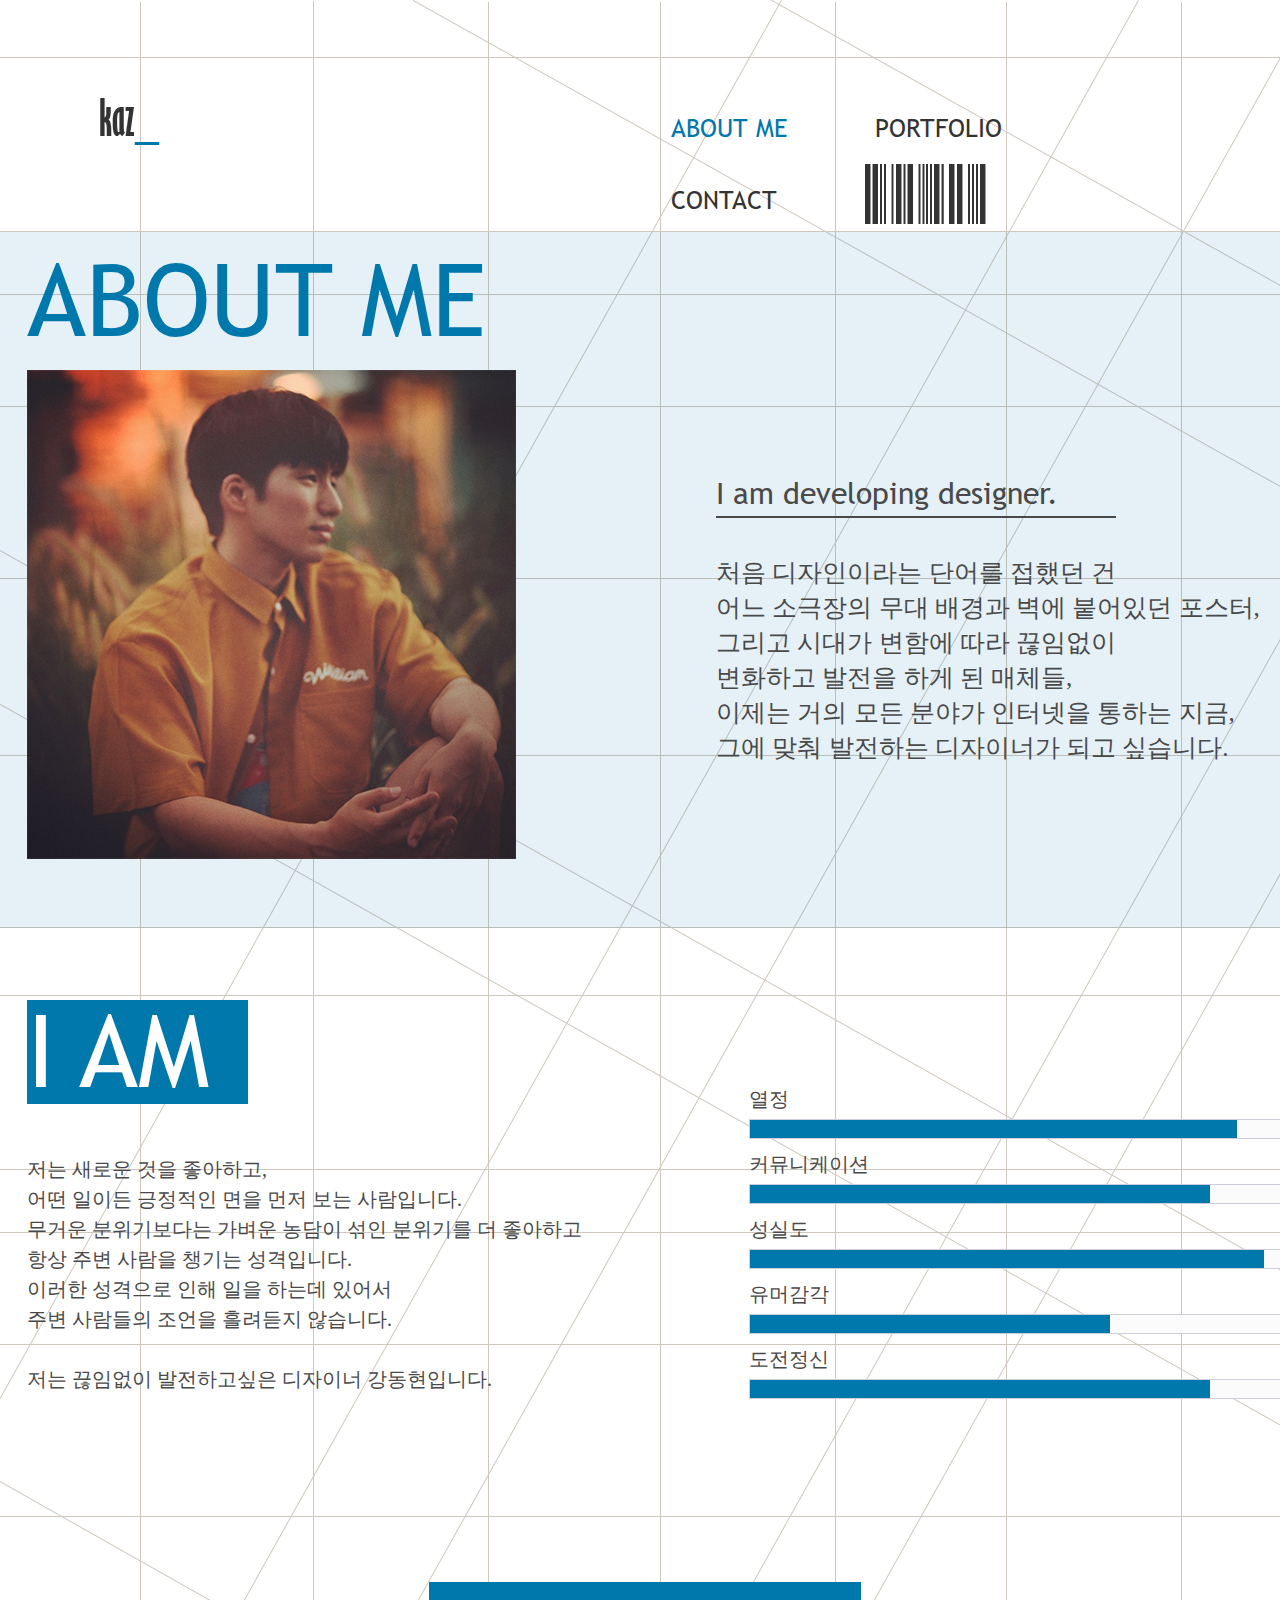
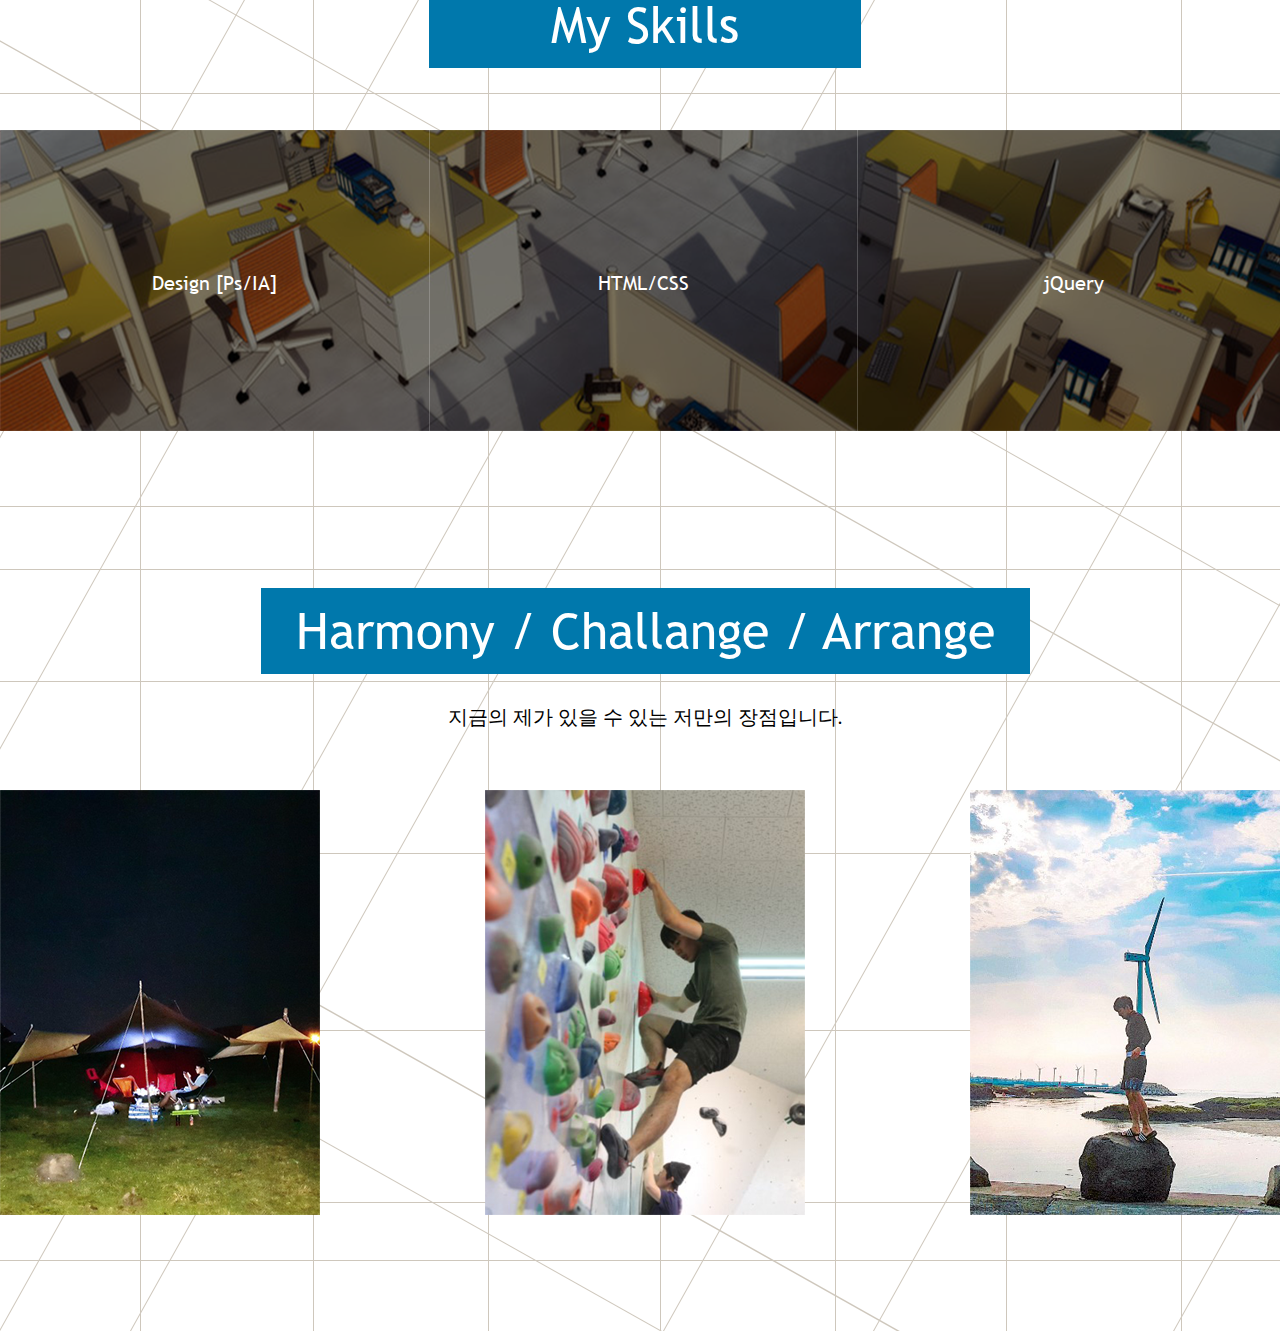
<file: doc/about.html>
<!DOCTYPE html>
<html lang="en">
<head>
    <meta charset="UTF-8">
    <meta name="viewport" content="width=device-width, initial-scale=1.0">
    <title>Document</title>
    <link rel="stylesheet" href="../css/reset.css">
    <link rel="stylesheet" href="../css/about.css">

    <script src="../js/jquery-3.5.1.min.js"></script>
    <script src="../js/jquery-migrate-3.3.0.min.js"></script>
    <script src="../js/about.js"></script>

</head>
<body>
    <!--header start-->
        <header>
            <h1 class="logo"><a href="../index.html"><img src="../images/logo.png" alt="logo"></a></h1>
            <ul id="menu">
                <li class="menu" id="about"><a href="#">ABOUT ME</a></li>
                <li class="menu" id="port"><a href="portfolio.html">PORTFOLIO</a></li>
                <li class="menu" id="contact"><a href="contact.html">CONTACT</a></li>
                <li class="barcode" id="barcode"><a href="../index.html"><img src="../images/menu.png" alt="menu"></a></li>
            </ul>
        </header>
        <!-- header end -->
        <!-- quick menu start -->
        <div class="quickBox">
            <p class="quick"><a href="#">TOP</a></p>
        </div>
        <!-- quick menu end -->
        <div id="wrap">
            <!-- aboutMe start -->
            <div class="contents s1 aboutMe">
                <div class="conBox">
                    <div class="box1290">
                        <h1 id="aboutMe">ABOUT ME</h1>
                        <div class="contentAbout">
                            <div class="aboutL"><img src="../images/about_photo.png" alt="profile"></div>
                            <div class="aboutR">
                                <h3>I am developing designer.</h3>
                                <article>
                                    처음 디자인이라는 단어를 접했던 건<br>
                                    어느 소극장의 무대 배경과 벽에 붙어있던 포스터,<br>
                                    그리고 시대가 변함에 따라 끊임없이<br>
                                    변화하고 발전을 하게 된 매체들,<br>
                                    이제는 거의 모든 분야가 인터넷을 통하는 지금,<br>
                                    그에 맞춰 발전하는 디자이너가 되고 싶습니다.
                                </article>
                            </div>
                        </div>
                    </div>
                </div>
            </div>
            <!-- abtouMe end -->
            <!-- iAm start -->
            <div class="contents s2 iAm">
                <div class="box1290">
                    <h1 id="iAm">I AM</h1>
                    <div class="contentIam">
                        <div class="iamL">
                            <article>
                                저는 새로운 것을 좋아하고,<br>
                                어떤 일이든 긍정적인 면을 먼저 보는 사람입니다.<br>
                                무거운 분위기보다는 가벼운 농담이 섞인 분위기를 더 좋아하고<br>
                                항상 주변 사람을 챙기는 성격입니다.<br>
                                이러한 성격으로 인해 일을 하는데 있어서<br>
                                주변 사람들의 조언을 흘려듣지 않습니다.<br><br>
                                저는 끊임없이 발전하고싶은 디자이너 강동현입니다.
                            </article>
                        </div>
                        <div class="iamR">
                            <ul class="table">
                                <li class="tableText">
                                    <p class="tableTitle">열정</p>
                                    <ul class="tableBar">
                                        <li class="tableInbar t1"></li>
                                    </ul>
                                </li>
                                <li class="tableText">
                                    <p class="tableTitle">커뮤니케이션</p>
                                    <ul class="tableBar">
                                        <li class="tableInbar t2"></li>
                                    </ul>
                                </li>
                                <li class="tableText">
                                    <p class="tableTitle">성실도</p>
                                    <ul class="tableBar">
                                        <li class="tableInbar t3"></li>
                                    </ul>
                                </li>
                                <li class="tableText">
                                    <p class="tableTitle">유머감각</p>
                                    <ul class="tableBar">
                                        <li class="tableInbar t4"></li>
                                    </ul>
                                </li>
                                <li class="tableText">
                                    <p class="tableTitle">도전정신</p>
                                    <ul class="tableBar">
                                        <li class="tableInbar t5"></li>
                                    </ul>
                                </li>
                            </ul>
                        </div>
                    </div>
                </div>
            </div>
            <!-- iAm end -->
            <!-- mySkills start -->
            <div class="contents s3 mySkills">
                <div class="box1290">
                    <h1 id="mySkills">My Skills</h1>
                    <div class="skillBg">
                        <ul class="skillList">
                            <li class="list design">
                                <p class="skillsTitle">Design [Ps/IA]</p>
                                <ul class="skillSub">
                                    <li>
                                        <p>
                                            필요한 이미지의 합성과 보정과 편집, 툴을<br>
                                            자유롭게사용하여<br>
                                            UI/UX,웹페이지 디자인 및 기획이 가능합니다.
                                        </p> 
                                    </li>
                                </ul>
                            </li>
                            <li class="list html">
                                <p class="skillsTitle">HTML/CSS</p>
                                <ul class="skillSub">
                                    <li>
                                        <p>
                                            HTML의 기본구조를 이해하고 있으며<br>
                                            현재 페이지의 개발자 모드를 보고 해석이 가능하고<br>
                                            CSS와 Less를 통해 웹사이트를 구현 할 수 있습니다.
                                        </p>
                                    </li>
                                </ul>
                            </li>
                            <li class="list jquery">
                                <p class="skillsTitle">jQuery</p>
                                <ul class="skillSub">
                                    <li>
                                        <p>
                                            Javascript를 이용하여 웹사이트의 작동 및 효과<br>
                                            구현이 가능하며<br>
                                            slick,W3 등 외부 소스를 불러<br>
                                            사용자에 맞게 수정 후 사용이 가능합니다.
                                        </p>
                                    </li>
                                </ul>
                            </li>
                        </ul>
                    </div>
                </div>
            </div>
            <!-- my skills end -->
            <!-- strong start -->
            <div class="contents s4 strong">
                <div class="box1290">
                    <h1 id="strong">Harmony / Challange / Arrange</h1>
                    <p class="strong">지금의 제가 있을 수 있는 저만의 장점입니다.</p>
                    <div class="harmony object">
                        <div class="blackBox">
                            <p class="strongSub">Harmony</p>
                            <article>
                                긍정적으로 생각함으로써<br>
                                스트레스로부터의 자유로움,<br>
                                그에 따른 제약없는 아이디어<br>
                                및 다른 사람들과의 조화.
                            </article>
                        </div>
                    </div>
                    <div class="challange object">
                        <div class="blackBox">
                            <p class="strongSub">Challange</p>
                            <article>
                                끊임없는 변화와<br>
                                거리낌 없는 도전,<br>
                                새로운 무언가는 삶의 원동력.
                            </article>
                        </div>
                    </div>
                    <div class="arrange object">
                        <div class="blackBox">
                            <p class="strongSub">Arrange</p>
                            <article>
                                생각이 많아 복잡해지면<br>
                                생각들을 정리하여<br>
                                우선순위를 정하기.
                            </article>
                        </div>
                    </div>
                </div>
            </div>
            <!-- strong end -->
            <!-- contents end -->
        </div>
        <!-- wrap end -->
</body>
</html>
</file>
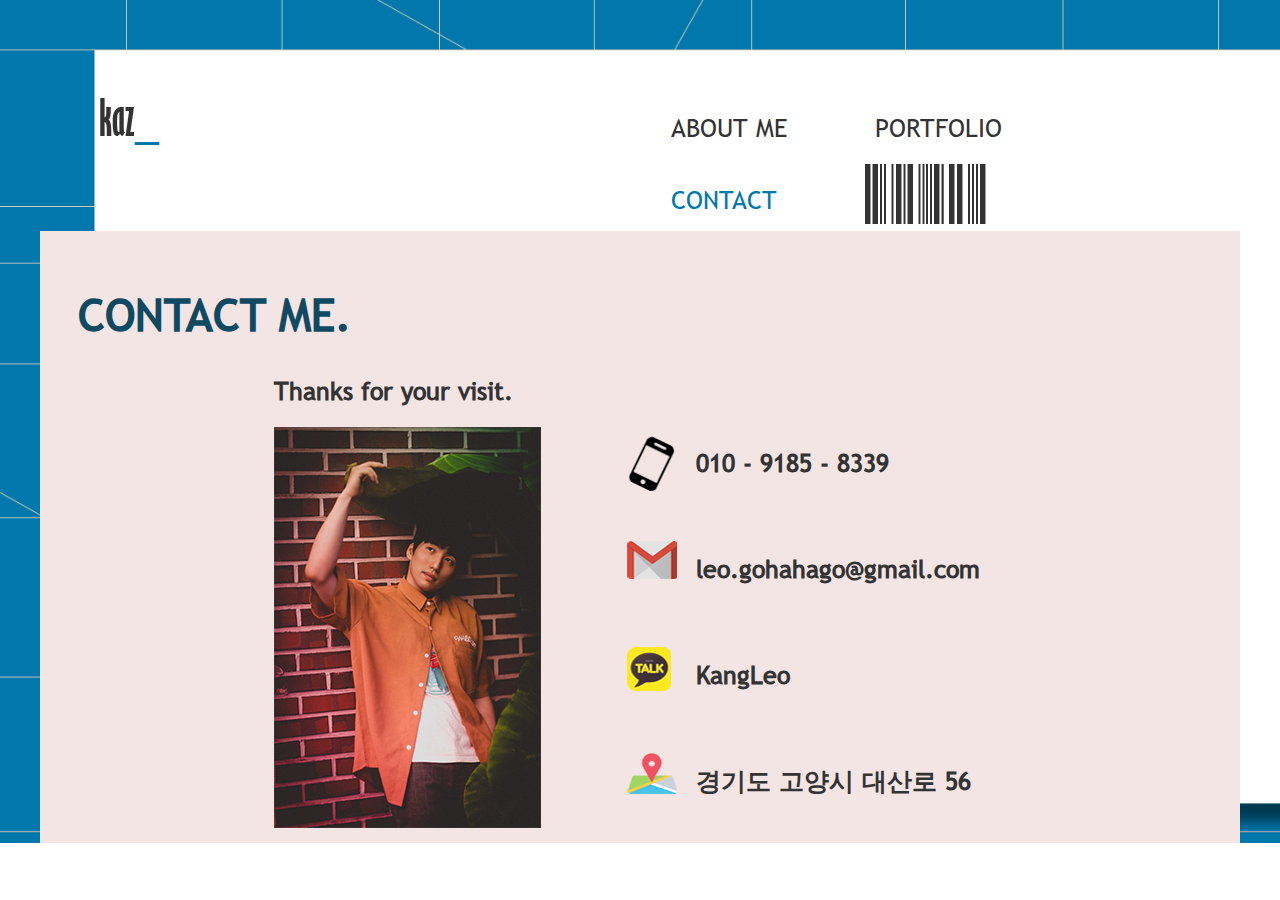
<file: doc/contact.html>
<!DOCTYPE html>
<html lang="en">
<head>
    <meta charset="UTF-8">
    <meta name="viewport" content="width=device-width, initial-scale=1.0">
    <title>Document</title>
    <link rel="stylesheet" href="../css/reset.css">
    <link rel="stylesheet" href="../css/contact.css">

    <script src="../js/jquery-3.5.1.min.js"></script>
    <script src="../js/jquery-migrate-3.3.0.min.js"></script>
    <script src="../js/contact.js"></script>
</head>
<body>
    <!--header start-->
    <header>
        <h1 class="logo"><a href="../index.html"><img src="../images/logo.png" alt="logo"></a></h1>
        <ul id="menu">
            <li class="menu" id="about"><a href="about.html">ABOUT ME</a></li>
            <li class="menu" id="port"><a href="portfolio.html">PORTFOLIO</a></li>
            <li class="menu" id="contact"><a href="#">CONTACT</a></li>
            <li class="barcode" id="barcode"><a href="../index.html"><img src="../images/menu.png" alt="menu"></a></li>
        </ul>
    </header>
    <!-- header end -->
    <div class="wrap">
        <h1>CONTACT ME.</h1>
        <div class="contents">
            <div class="conL">
                <p>Thanks for your visit.</p>
                <div><img src="../images/contact_profile.png" alt="it's me"></div>
            </div>
            <div class="conR">
                <p class="phone">010 - 9185 - 8339</p>
                <p class="gmail">leo.gohahago@gmail.com</p>
                <p class="kakao">KangLeo</p>
                <p class="map">
                    <a href="https://www.google.co.kr/maps/place/%EA%B2%BD%EA%B8%B0%EB%8F%84+%EA%B3%A0%EC%96%91%EC%8B%9C+%EC%9D%BC%EC%82%B0%EC%84%9C%EA%B5%AC+%EC%A3%BC%EC%97%BD%EB%8F%99+%EB%8C%80%EC%82%B0%EB%A1%9C+56/@37.6723838,126.7684656,17z/data=!3m1!4b1!4m5!3m4!1s0x357c8ff765abf7bf:0xec8c17d41380feb6!8m2!3d37.6723796!4d126.7706543?hl=ko" target="blank">
                        경기도 고양시 대산로 56
                    </a>
                </p>
            </div>
        </div>
    </div>
</body>
</html>
</file>
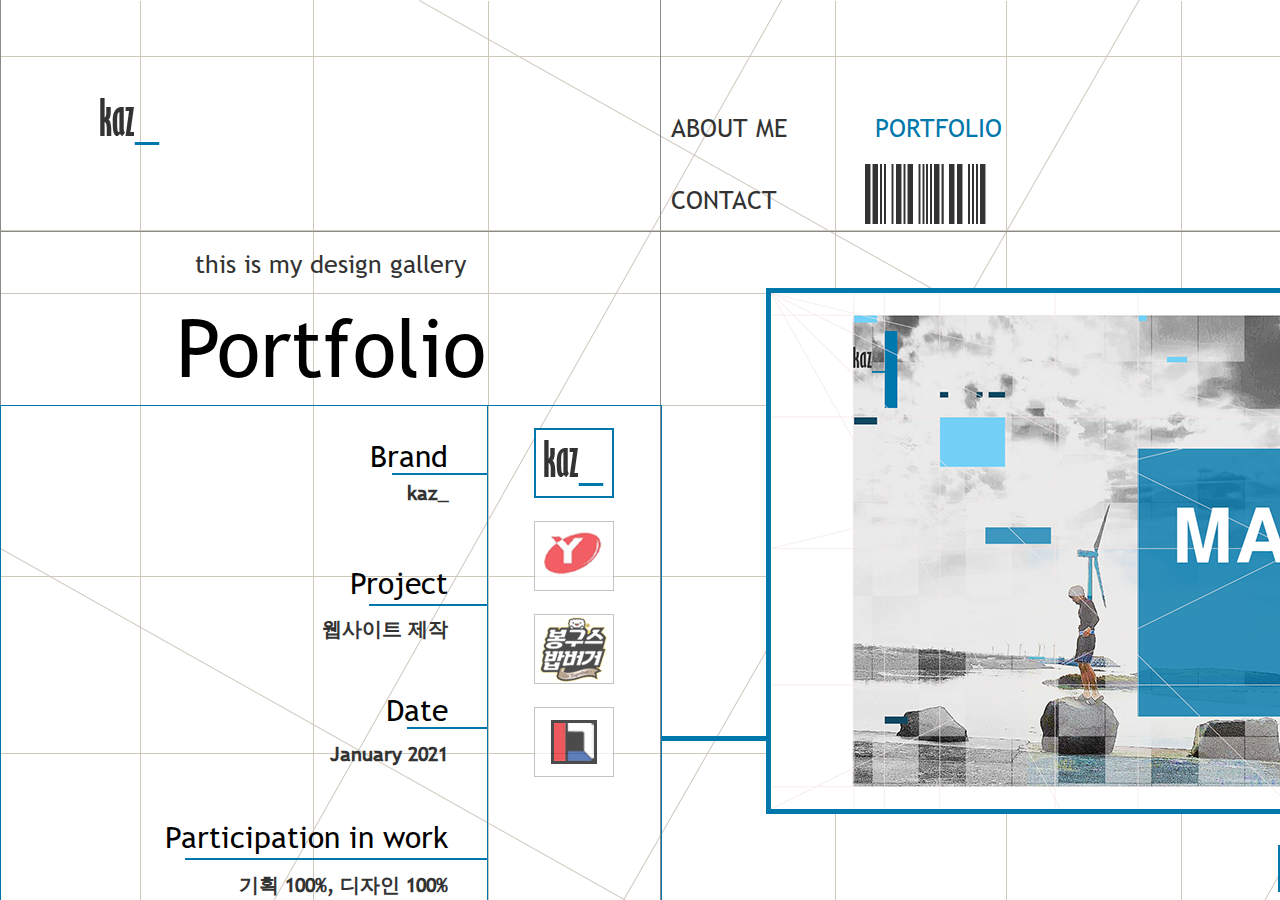
<file: doc/portfolio.html>
<!DOCTYPE html>
<html lang="en">
<head>
    <meta charset="UTF-8">
    <meta name="viewport" content="width=device-width, initial-scale=1.0">
    <title>Document</title>
    <link rel="stylesheet" href="../css/reset.css">
    <link rel="stylesheet" href="../css/portfolio.css">

    <script src="../js/jquery-3.5.1.min.js"></script>
    <script src="../js/jquery-migrate-3.3.0.min.js"></script>
    <script src="../js/portfolio.js"></script>
</head>
<body>
    <!--header start-->
    <header>
        <h1 class="logo"><a href="../index.html"><img src="../images/logo.png" alt="logo"></a></h1>
        <ul id="menu">
            <li class="menu" id="about"><a href="about.html">ABOUT ME</a></li>
            <li class="menu" id="port"><a href="portfolio.html">PORTFOLIO</a></li>
            <li class="menu" id="contact"><a href="contact.html">CONTACT</a></li>
            <li class="barcode" id="barcode"><a href="../index.html"><img src="../images/menu.png" alt="menu"></a></li>
        </ul>
    </header>
    <!-- header end -->
    <div class="conL">
        <div class="title">
            <p class="sub">this is my design gallery</p>
            <h1>Portfolio</h1>
        </div>
        <div class="left">
            <div class="info">
                <div class="infoTitle">
                    <p>Brand</p>
                    <p>Project</p>
                    <p>Date</p>
                    <p>Participation in work</p>
                </div>
                <ul class="kazInfo pageInfo">
                    <li class="infoText1"><p>kaz_</p></li>
                    <li class="infoText2"><p>웹사이트 제작</p></li>
                    <li class="infoText3"><p>January 2021</p></li>
                    <li class="infoText4"><p>기획 100%, 디자인 100%</p></li>
                </ul>
                <ul class="yangwooInfo pageInfo">
                    <li class="infoText1"><p>양우 종합 건설</p></li>
                    <li class="infoText2"><p>웹사이트 리뉴얼</p></li>
                    <li class="infoText3"><p>Novenmber 2020</p></li>
                    <li class="infoText4"><p>기획 100%, 디자인 100%</p></li>
                </ul>
                <ul class="bongousseInfo pageInfo">
                    <li class="infoText1"><p>봉구스 밥버거</p></li>
                    <li class="infoText2"><p>웹사이트 리뉴얼</p></li>
                    <li class="infoText3"><p>October 2020</p></li>
                    <li class="infoText4"><p>기획 100%, 디자인 100%</p></li>
                </ul>
                <ul class="lookduckInfo pageInfo">
                    <li class="infoText1"><p>Look Duck</p></li>
                    <li class="infoText2"><p>웹사이트 리뉴얼</p></li>
                    <li class="infoText3"><p>August 2020</p></li>
                    <li class="infoText4"><p>기획 100%, 디자인 100%</p></li>
                </ul>                
            </div>
        </div>
        <div class="center">
            <ul class="logos">
                <li id="kaz_logo" class="logo logo1"><img src="../images/kaz_logo.png" alt="kaz_logo"></li>
                <li id="yangwoo_logo" class="logo logo2"><img src="../images/yangwoo_logo.png" alt="yangwoo_logo"></li>
                <li id="bongousse_logo" class="logo logo3"><img src="../images/bongousse_logo.png" alt="bongousse_logo"></li>
                <li id="lookduck_logo" class="logo logo4"><img src="../images/lookduck_logo.png" alt="lookduck_logo"></li>
            </ul>
        </div>
    </div>
    <div class="conR">
        <div class="frame">
            <ul class="img">
                <li class="kazImg webImg"><img src="../images/kaz.png" alt="portfolio"></li>
                <li class="lookduckImg webImg"><img src="../images/lookduck.png" alt="lookduck"></li>
                <li class="bongousseImg webImg"><img src="../images/bongousse.png" alt="bongousse"></li>
                <li class="yangwooImg webImg"><img src="../images/yangwoo.png" alt="yangwoo"></li>
            </ul>
        </div> 
        <div class="buttons">
            <div class="kaz btns">
                <p class="kazBtn1 btn1 btn"><a href="process_kaz.html" target="blank" class="btntext">Process View</a></p>
                <p class="kazBtn2 btn2 btn"><a href="https://imhyun1992.github.io/personal/index.html" target="blank" class="btntext">Page View</a></p>
            </div>
            <div class="lookduck btns">
                <p class="lookduckBtn1 btn1 btn"><a href="#" target="blank" class="btntext">Process View</a></p>
                <p class="lookduckBtn2 btn2 btn"><a href="https://imhyun1992.github.io/lookduck/index.html" target="blank" class="btntext">Page View</a></p>
            </div>
            <div class="bongousse btns">
                <p class="bongousseBtn1 btn1 btn"><a href="#" target="blank" class="btntext">Process View</a></p>
                <p class="bongousseBtn2 btn2 btn"><a href="https://imhyun1992.github.io/bongousse_pc/index.html" target="blank" class="btntext">Page View</a></p>
            </div>
            <div class="yangwoo btns">
                <p class="yangwooBtn1 btn1 btn"><a href="#" target="blank" class="btntext">Process View</a></p>
                <p class="yangwooBtn2 btn2 btn"><a href="https://github.com/imhyun1992/yangwoo" target="blank" class="btntext">Page View</a></p>
            </div>
        </div>
    </div>
    
</body>
</html>
</file>
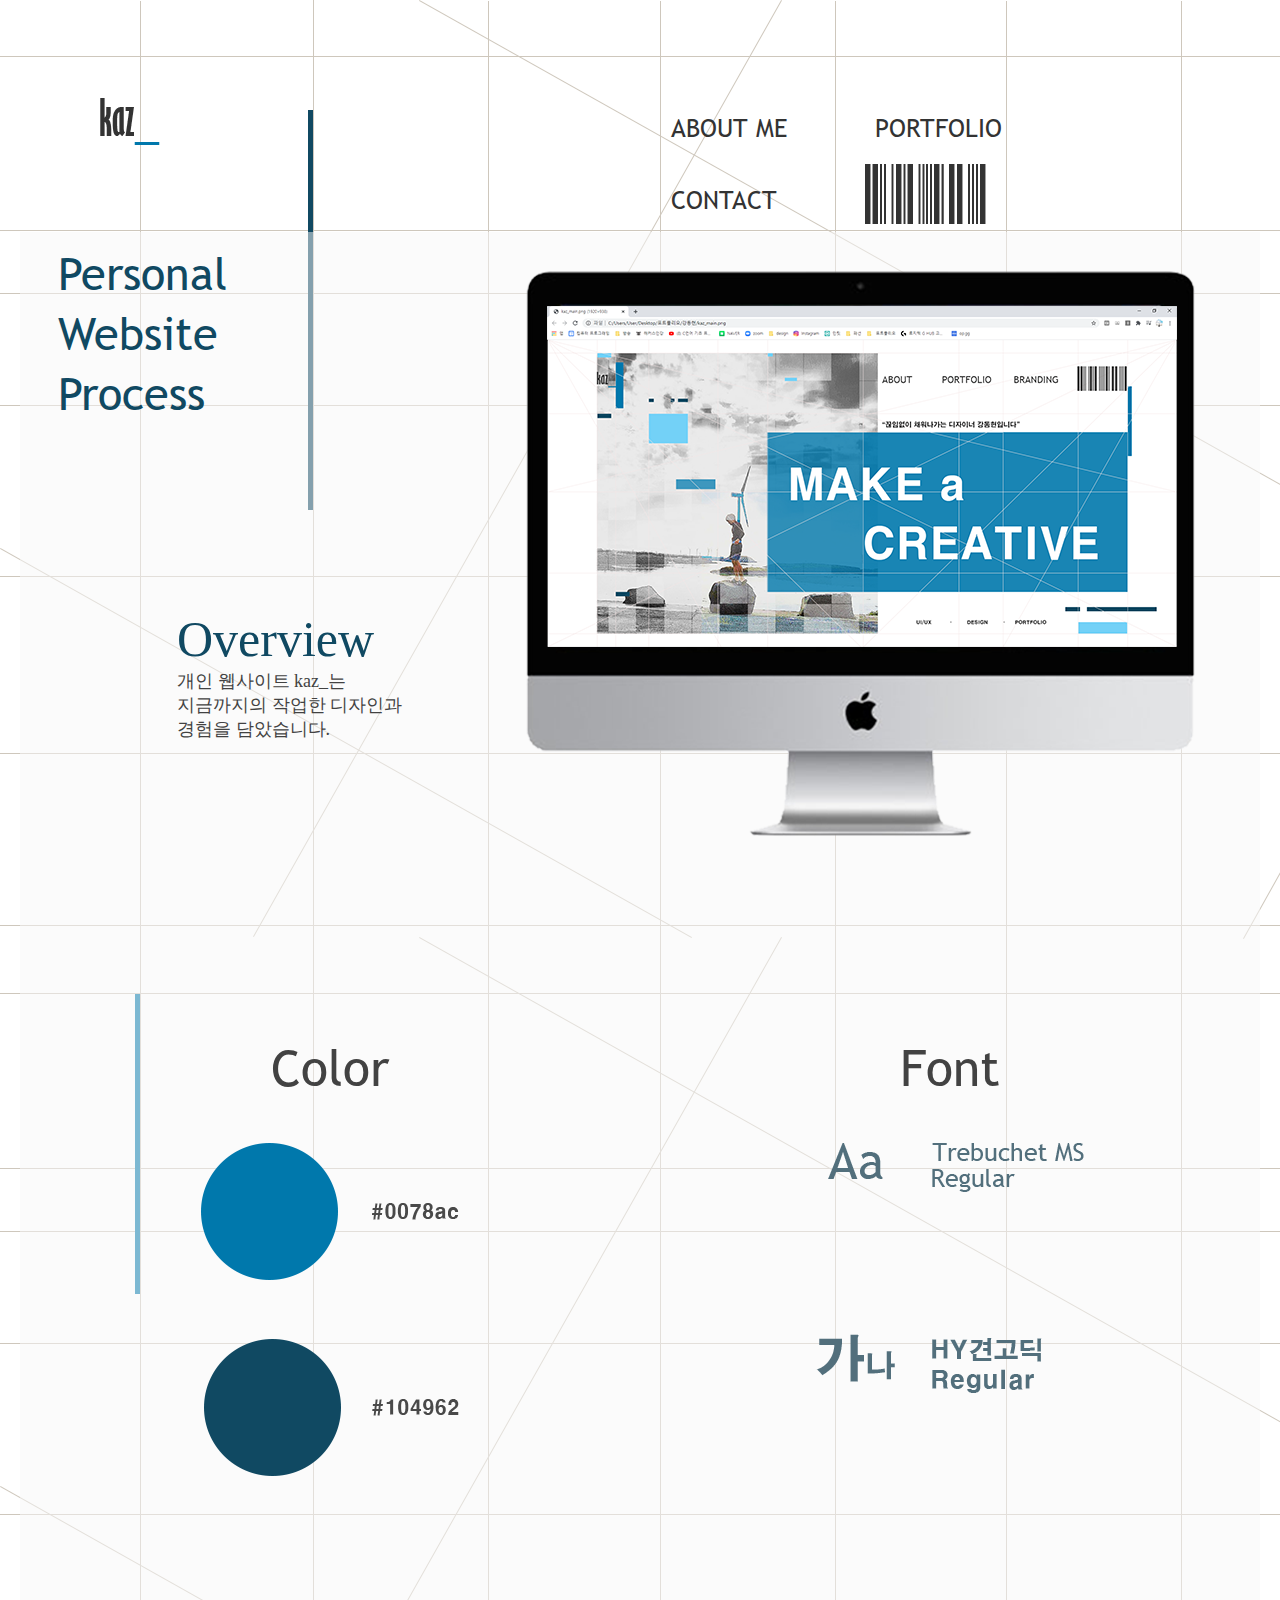
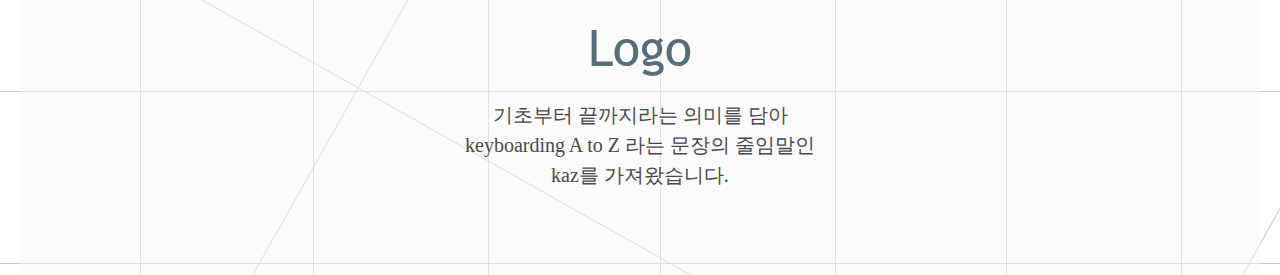
<file: doc/process_kaz.html>
<!DOCTYPE html>
<html lang="en">
<head>
    <meta charset="UTF-8">
    <meta http-equiv="X-UA-Compatible" content="IE=edge">
    <meta name="viewport" content="width=device-width, initial-scale=1.0">
    <title>Process Veiw of kaz_</title>

    <link rel="stylesheet" href="../css/reset.css">
    <link rel="stylesheet" href="../css/process_kaz.css">

    <script src="../js/jquery-3.5.1.min.js"></script>
    <script src="../js/jquery-migrate-3.3.0.min.js"></script>
    <script src="../js/process_kaz.js"></script>
</head>
<body>
    <!--header start-->
    <header>
        <h1 class="logo"><a href="../index.html"><img src="../images/logo.png" alt="logo"></a></h1>
        <ul id="menu">
            <li class="menu" id="about"><a href="about.html">ABOUT ME</a></li>
            <li class="menu" id="port"><a href="portfolio.html">PORTFOLIO</a></li>
            <li class="menu" id="contact"><a href="contact.html">CONTACT</a></li>
            <li class="barcode" id="barcode"><a href="../index.html"><img src="../images/menu.png" alt="menu"></a></li>
        </ul>
    </header>
    <!-- header end -->
    <!-- quick menu start -->
    <div class="quickBox">
        <p class="quick"><a href="#">TOP</a></p>
    </div>
    <!-- quick menu end -->
    <!-- contents start -->
    <div id="conBox">
        <div id="con1">
            <h2>
                Personal<br>
                Website<br>
                Process
            </h2>
            <div class="text" id="overtext">
                <h3>Overview</h3>
                <p>개인 웹사이트 kaz_는<br>지금까지의 작업한 디자인과<br>경험을 담았습니다.</p>
            </div>
            <p class="macImg"><img src="../images/mac.png" alt="mac"></p>
            <div class="wheel">
                <div class="moveBox"></div>
                <p class="scroll">scroll</p>
            </div>
        </div>
        <div id="con2">
            <div class="con2L">
                <h3>Color</h3>
                <p class="colorImg"><img src="../images/color.png" alt="color"></p>
            </div>
            <div class="con2R">
                <h3>Font</h3>
                <p class="fontImg"><img src="../images/font.png" alt="font"></p>
            </div>
        </div>
        <div id="con3">
            <h3>Logo</h3>
            <p>기초부터 끝까지라는 의미를 담아<br>
                keyboarding A to Z 라는 문장의 줄임말인<br>
                kaz를 가져왔습니다.</p>
        </div>
    </div>
    <!-- contents end -->
</body>
</html>
</file>
<file: css/about.css>
@charset "utf-8";
body {
  width: 100%;
  height: auto;
  background: url(../images/about_bg.png);
}
body #about a {
  color: #0078ac;
}
body .quickBox {
  display: none;
  width: 70px;
  height: 46px;
  border-radius: 15px;
  border: 1px solid #104962;
  background-color: #fff;
  position: fixed;
  right: 100px;
  top: 822px;
}
body .quickBox .quick a {
  display: block;
  font: 20px/46px 'trebuc';
  text-align: center;
}
body .quickBox:hover {
  background-color: #104962;
}
body .quickBox:hover .quick a {
  color: #fff;
}
body .box1290 {
  width: 1290px;
  margin: auto;
  box-sizing: border-box;
}
body #wrap .contents {
  width: 100%;
  height: 100vh;
  box-sizing: border-box;
}
body #wrap .s1 {
  /*ABOUT ME*/
  padding-top: 232px;
}
body #wrap .s1 .conBox {
  width: 100%;
  height: 696px;
  background-color: rgba(0, 120, 172, 0.1);
}
body #wrap .s1 .conBox .box1290 {
  padding-left: 27px;
}
body #wrap .s1 .conBox .box1290 h1 {
  font: 100px/138px 'trebuc';
  color: #0078ac;
}
body #wrap .s1 .conBox .contentAbout .aboutL {
  width: auto;
  float: left;
  margin-right: 200px;
}
body #wrap .s1 .conBox .contentAbout .aboutR {
  float: left;
  margin-top: 100px;
}
body #wrap .s1 .conBox .contentAbout .aboutR h3 {
  height: 46px;
  font: 30px/46px 'trebuc';
  color: #494949;
  border-bottom: 2px solid #494949;
  width: 400px;
}
body #wrap .s1 .conBox .contentAbout .aboutR article {
  font: 25px/35px 'HY견고딕';
  color: #494949;
  margin-top: 37px;
}
body #wrap .s2 {
  /*I AM*/
  height: 682px;
}
body #wrap .s2 .box1290 {
  padding-top: 100px;
  padding-left: 27px;
}
body #wrap .s2 .box1290 h1 {
  width: 221px;
  height: 104px;
  font: 100px/104px 'trebuc';
  color: #fff;
  background-color: #0078ac;
  margin-bottom: 50px;
}
body #wrap .s2 .box1290 .contentIam .iamL {
  float: left;
  font: 20px/30px 'HY견고딕';
  color: #494949;
}
body #wrap .s2 .box1290 .contentIam .iamR {
  float: right;
  font: 20px/30px 'HY견고딕';
  color: #494949;
}
body #wrap .s2 .box1290 .contentIam .iamR .table {
  margin-top: -80px;
}
body #wrap .s2 .box1290 .contentIam .iamR .table .tableText p {
  height: 35px;
  margin-top: 10px;
}
body #wrap .s2 .box1290 .contentIam .iamR .table .tableText .tableBar {
  width: 541px;
  height: 20px;
  background-color: #fbfbfb;
  border: 1px solid #cdcddc;
  box-sizing: border-box;
}
body #wrap .s2 .box1290 .contentIam .iamR .table .tableText .tableInbar {
  height: 100%;
  background-color: #0078ac;
}
body #wrap .s2 .box1290 .contentIam .iamR .table .tableText .t1 {
  width: 487px;
}
body #wrap .s2 .box1290 .contentIam .iamR .table .tableText .t2 {
  width: 460px;
}
body #wrap .s2 .box1290 .contentIam .iamR .table .tableText .t3 {
  width: 514px;
}
body #wrap .s2 .box1290 .contentIam .iamR .table .tableText .t4 {
  width: 360px;
}
body #wrap .s2 .box1290 .contentIam .iamR .table .tableText .t5 {
  width: 460px;
}
body #wrap .s3 {
  /*My Skills*/
  height: 449px;
}
body #wrap .s3 .box1290 h1 {
  width: 432px;
  height: 86px;
  margin: auto;
  margin-bottom: 62px;
  background-color: #0078ac;
  color: #fff;
  font: 50px/86px 'trebuc';
  text-align: center;
}
body #wrap .s3 .box1290 .skillBg {
  width: 100%;
  height: 301px;
  background: url(../images/skills_bg.png) no-repeat;
  color: #fff;
}
body #wrap .s3 .box1290 .skillBg .skillList {
  /*ul*/
  text-align: center;
  height: 100%;
}
body #wrap .s3 .box1290 .skillBg .skillList .list {
  /*li*/
  float: left;
  height: 100%;
  box-sizing: border-box;
  padding-top: 140px;
  transition: 0.5s;
}
body #wrap .s3 .box1290 .skillBg .skillList .list .skillsTitle {
  font: 20px 'trebuc';
}
body #wrap .s3 .box1290 .skillBg .skillList .list .skillSub {
  /*ul*/
  display: none;
}
body #wrap .s3 .box1290 .skillBg .skillList .list .skillSub li {
  margin-top: 40px;
}
body #wrap .s3 .box1290 .skillBg .skillList .list .skillSub li p {
  font: 15px/20px 'HY그래픽';
}
body #wrap .s3 .box1290 .skillBg .skillList .design {
  width: 430px;
  border-right: 1px solid rgba(255, 255, 255, 0.2);
}
body #wrap .s3 .box1290 .skillBg .skillList .html {
  width: 428px;
  border-right: 1px solid rgba(255, 255, 255, 0.2);
}
body #wrap .s3 .box1290 .skillBg .skillList .jquery {
  width: 430px;
}
body #wrap .s3 .box1290 .skillBg .skillList .on {
  padding-top: 90px;
  background-color: rgba(0, 0, 0, 0.2);
}
body #wrap .s4 {
  /*strong*/
}
body #wrap .s4 .box1290 {
  padding-top: 157px;
  width: 1290px;
}
body #wrap .s4 .box1290 h1 {
  width: 769px;
  height: 86px;
  margin: auto;
  background-color: #0078ac;
  color: #fff;
  font: 50px/86px 'trebuc';
  text-align: center;
  margin-bottom: 30px;
}
body #wrap .s4 .box1290 .strong {
  width: 100%;
  height: 26px;
  margin: auto;
  font: 20px/26px 'HY그래픽';
  text-align: center;
}
body #wrap .s4 .box1290 .object {
  margin-top: 60px;
  color: #fff;
  width: 320px;
  height: 425px;
  float: left;
  text-align: center;
}
body #wrap .s4 .box1290 .object .blackBox {
  display: none;
  width: 100%;
  height: 100%;
  background-color: rgba(0, 0, 0, 0.7);
  padding-top: 250px;
  box-sizing: border-box;
  transition: 0.5s;
}
body #wrap .s4 .box1290 .object .blackBox p {
  font: 25px 'trebuc';
  margin-bottom: 67px;
}
body #wrap .s4 .box1290 .object .blackBox article {
  font: 15px 'HY그래픽';
}
body #wrap .s4 .box1290 .object .objectOn {
  padding-top: 130px;
}
body #wrap .s4 .box1290 .harmony {
  background: url(../images/harmony.png);
}
body #wrap .s4 .box1290 .challange {
  background: url(../images/challange.png);
  margin-left: 165px;
}
body #wrap .s4 .box1290 .arrange {
  background: url(../images/arrange.png);
  float: right;
}
</file>
<file: css/contact.css>
@charset "utf-8";
body {
  background: url(../images/contact_bg.png) no-repeat;
  background-size: cover;
}
body #contact a {
  color: #0078ac;
}
body .wrap {
  width: 1200px;
  height: 612px;
  margin: auto;
  margin-top: 231px;
  background-color: #f4e5e5;
  padding-top: 55px;
  box-sizing: border-box;
}
body .wrap h1 {
  margin-left: 38px;
  font: bold 45px 'trebuc';
  color: #104962;
}
body .wrap .contents {
  margin-top: 32px;
}
body .wrap .contents p {
  font: bold 25px 'trebuc';
  color: #333;
}
body .wrap .contents .conL {
  margin-left: 234px;
  float: left;
  margin-right: 84px;
}
body .wrap .contents .conL div {
  margin-top: 20px;
}
body .wrap .contents .conR {
  height: auto;
  padding-top: 60px;
  box-sizing: border-box;
}
body .wrap .contents .conR p {
  margin-bottom: 50px;
  text-indent: 71px;
  height: 56px;
  line-height: 56px;
}
body .wrap .contents .conR .phone {
  background: url(../images/phone.png) no-repeat;
  background-position: 587px 0;
}
body .wrap .contents .conR .gmail {
  background: url(../images/gmail.png) no-repeat;
  background-position: 587px 0;
}
body .wrap .contents .conR .kakao {
  background: url(../images/kakao.png) no-repeat;
  background-position: 587px 0;
}
body .wrap .contents .conR .map {
  background: url(../images/map.png) no-repeat;
  background-position: 587px 0;
}
</file>
<file: css/portfolio.css>
@charset "utf-8";
body {
  background: url(../images/porfolio_bg.png) no-repeat;
  padding-top: 231px;
  box-sizing: border-box;
}
body #port a {
  color: #0078ac;
}
body .conL {
  width: 661px;
}
body .conL .title {
  width: 100%;
  height: 174px;
  text-align: center;
}
body .conL .title .sub {
  font: 25px/67px 'trebuc';
  color: #333;
}
body .conL .title h1 {
  font: 80px/100px 'trebuc';
}
body .conL .left {
  width: 486px;
  float: left;
  box-sizing: border-box;
  padding-right: 38px;
}
body .conL .left .info {
  width: 100%;
  position: relative;
}
body .conL .left .info .infoTitle {
  padding-top: 35px;
  box-sizing: border-box;
}
body .conL .left .info .infoTitle p {
  text-align: right;
  font: 30px/32px 'trebuc';
  margin-bottom: 95px;
}
body .conL .left .info .infoTitle p:last-child {
  margin-bottom: 0;
}
body .conL .left .info .pageInfo {
  position: absolute;
  right: 0;
  top: 75px;
}
body .conL .left .info .pageInfo li p {
  text-align: right;
  font: bold 20px 'trebuc';
  color: #333;
}
body .conL .left .info .pageInfo .infoText1 {
  margin-bottom: 110px;
}
body .conL .left .info .pageInfo .infoText2 {
  margin-bottom: 98px;
}
body .conL .left .info .pageInfo .infoText3 {
  margin-bottom: 105px;
}
body .conL .left .info .kazInfo {
  display: none;
}
body .conL .left .info .yangwooInfo {
  display: none;
}
body .conL .left .info .bongousseInfo {
  display: none;
}
body .conL .left .info .lookduckInfo {
  display: none;
}
body .conL .center {
  width: 175px;
  float: right;
}
body .conL .center .logos li {
  width: 80px;
  height: 70px;
  box-sizing: border-box;
  background-color: #fff;
  border: 1px solid #adadad;
  margin: 23px auto 0;
  cursor: pointer;
  opacity: 0.7;
}
body .conL .center .logos li:hover {
  opacity: 1;
  border: 2px solid #0078ac;
}
body .conL .center .logos li img {
  display: block;
  margin: auto;
}
body .conL .center .logos #kaz_logo {
  padding-top: 10px;
}
body .conL .center .logos #yangwoo_logo {
  padding-top: 10px;
}
body .conL .center .logos #bongousse_logo {
  padding-top: 1px;
}
body .conL .center .logos #lookduck_logo {
  padding-top: 12px;
}
body .conL .center .logos .on {
  opacity: 1;
  border: 2px solid #0078ac;
}
body .conR {
  width: 1258px;
  float: right;
  position: absolute;
  left: 662px;
  top: 230px;
}
body .conR .frame .img {
  position: absolute;
  left: 109px;
  top: 63px;
}
body .conR .frame .img li {
  position: absolute;
}
body .conR .frame .img .kazImg {
  display: none;
}
body .conR .frame .img .lookduckImg {
  display: none;
}
body .conR .frame .img .bongousseImg {
  display: none;
}
body .conR .frame .img .yangwooImg {
  display: none;
}
body .conR .frame .img .imgOn {
  display: block;
}
body .conR .buttons {
  width: 510px;
  height: 47px;
  position: relative;
  left: 616px;
  top: 615px;
}
body .conR .buttons .btn {
  width: 230px;
  height: 47px;
  box-sizing: border-box;
}
body .conR .buttons .btn .btntext {
  display: block;
  width: 100%;
  height: 100%;
  font: 25px/47px 'trebuc';
  text-align: center;
  color: #fff;
  background-color: #0078ac;
}
body .conR .buttons .btn .btntext:hover {
  background-color: #fcf8f9;
  border: 1px solid #000;
  color: #333;
}
body .conR .buttons .btn1 {
  position: absolute;
}
body .conR .buttons .btn2 {
  position: absolute;
  right: 0;
}
body .conR .buttons .kaz .btn1 {
  display: none;
}
body .conR .buttons .kaz .btn2 {
  display: none;
}
body .conR .buttons .lookduck .btn1 {
  display: none;
}
body .conR .buttons .lookduck .btn2 {
  display: none;
}
body .conR .buttons .bongousse .btn1 {
  display: none;
}
body .conR .buttons .bongousse .btn2 {
  display: none;
}
body .conR .buttons .yangwoo .btn1 {
  display: none;
}
body .conR .buttons .yangwoo .btn2 {
  display: none;
}
body .conR .buttons .btnOn {
  display: block;
}
</file>
<file: css/process_kaz.css>
@charset "utf-8";
body {
  width: 100%;
  height: auto;
  background: url(../images/process_bg.png);
}
body .quickBox {
  display: none;
  width: 70px;
  height: 46px;
  border-radius: 15px;
  border: 1px solid #104962;
  background-color: #fff;
  position: fixed;
  right: 100px;
  top: 822px;
}
body .quickBox .quick a {
  display: block;
  font: 20px/46px 'trebuc';
  text-align: center;
}
body .quickBox:hover {
  background-color: #104962;
}
body .quickBox:hover .quick a {
  color: #fff;
}
body #conBox {
  width: 1240px;
  margin: auto;
  margin-top: 232px;
  background-color: rgba(247, 247, 247, 0.5);
}
body #conBox #con1 {
  width: 100%;
  height: 761px;
  position: relative;
}
body #conBox #con1 h2 {
  position: absolute;
  left: 38px;
  top: 12px;
  font: 45px/60px 'trebuc';
  color: #104962;
}
body #conBox #con1 .text {
  position: absolute;
  left: 157px;
  top: 377px;
}
body #conBox #con1 .text h3 {
  font: 50px/60px '굴림';
  color: #104962;
}
body #conBox #con1 .text p {
  font: 18px/24px '굴림';
  color: #424242;
}
body #conBox #con1 .macImg {
  position: absolute;
  left: 503px;
  top: 39px;
}
body #conBox #con1 .wheel {
  display: none;
}
body #conBox #con2 {
  width: 100%;
  height: 521px;
}
body #conBox #con2 .con2L {
  width: 50%;
  float: left;
  text-align: center;
}
body #conBox #con2 .con2L h3 {
  font: 50px/150px 'trebuc';
  color: #424242;
}
body #conBox #con2 .con2R {
  width: 50%;
  float: right;
  text-align: center;
}
body #conBox #con2 .con2R h3 {
  font: 50px/150px 'trebuc';
  color: #424242;
}
body #conBox #con3 {
  width: 100%;
  height: 361px;
  text-align: center;
  padding-top: 81px;
  box-sizing: border-box;
}
body #conBox #con3 h3 {
  font: 50px/105px 'trebuc';
  color: #526f7b;
}
body #conBox #con3 p {
  font: 20px/30px 'HY견고딕';
  color: #494949;
}
</file>
